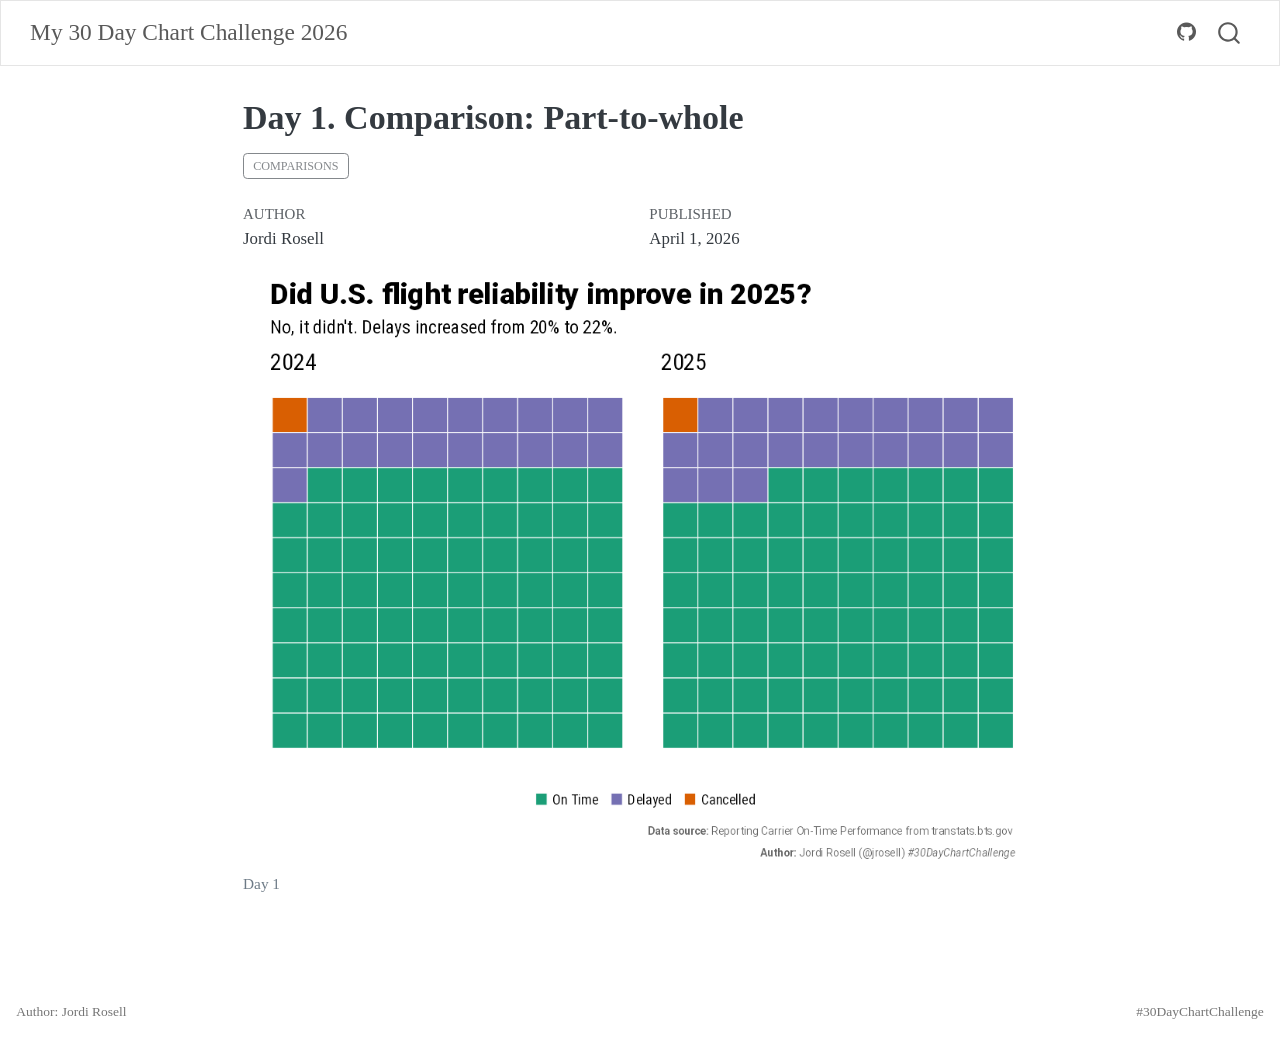
<file: posts/01-comparison-part-to-whole/index.html>
<!DOCTYPE html>
<html xmlns="http://www.w3.org/1999/xhtml" lang="en" xml:lang="en"><head>

<meta charset="utf-8">
<meta name="generator" content="quarto-1.9.36">

<meta name="viewport" content="width=device-width, initial-scale=1.0, user-scalable=yes">

<meta name="author" content="Jordi Rosell">
<meta name="dcterms.date" content="2026-04-01">

<title>Day 1. Comparison: Part-to-whole – My 30 Day Chart Challenge 2026</title>
<style>
/* Default styles provided by pandoc.
** See https://pandoc.org/MANUAL.html#variables-for-html for config info.
*/
code{white-space: pre-wrap;}
span.smallcaps{font-variant: small-caps;}
div.columns{display: flex; gap: min(4vw, 1.5em);}
div.column{flex: auto; overflow-x: auto;}
div.hanging-indent{margin-left: 1.5em; text-indent: -1.5em;}
ul.task-list{list-style: none;}
ul.task-list li input[type="checkbox"] {
  width: 0.8em;
  margin: 0 0.8em 0.2em -1em; /* quarto-specific, see https://github.com/quarto-dev/quarto-cli/issues/4556 */ 
  vertical-align: middle;
}
</style>


<script src="../../site_libs/quarto-nav/quarto-nav.js"></script>
<script src="../../site_libs/quarto-nav/headroom.min.js"></script>
<script src="../../site_libs/clipboard/clipboard.min.js"></script>
<script src="../../site_libs/quarto-search/autocomplete.umd.js"></script>
<script src="../../site_libs/quarto-search/fuse.min.js"></script>
<script src="../../site_libs/quarto-search/quarto-search.js"></script>
<meta name="quarto:offset" content="../../">
<script src="../../site_libs/quarto-html/quarto.js" type="module"></script>
<script src="../../site_libs/quarto-html/tabsets/tabsets.js" type="module"></script>
<script src="../../site_libs/quarto-html/popper.min.js"></script>
<script src="../../site_libs/quarto-html/tippy.umd.min.js"></script>
<script src="../../site_libs/quarto-html/anchor.min.js"></script>
<link href="../../site_libs/quarto-html/tippy.css" rel="stylesheet">
<link href="../../site_libs/quarto-html/quarto-syntax-highlighting-845c23b38eaddc0f92fda52bfe77a8c8.css" rel="stylesheet" id="quarto-text-highlighting-styles">
<script src="../../site_libs/bootstrap/bootstrap.min.js"></script>
<link href="../../site_libs/bootstrap/bootstrap-icons.css" rel="stylesheet">
<link href="../../site_libs/bootstrap/bootstrap-aaef73d76aad26141bca3e10cd8b416d.min.css" rel="stylesheet" append-hash="true" id="quarto-bootstrap" data-mode="light">
<script id="quarto-search-options" type="application/json">{
  "location": "navbar",
  "copy-button": false,
  "collapse-after": 3,
  "panel-placement": "end",
  "type": "overlay",
  "limit": 50,
  "keyboard-shortcut": [
    "f",
    "/",
    "s"
  ],
  "show-item-context": false,
  "language": {
    "search-no-results-text": "No results",
    "search-matching-documents-text": "matching documents",
    "search-copy-link-title": "Copy link to search",
    "search-hide-matches-text": "Hide additional matches",
    "search-more-match-text": "more match in this document",
    "search-more-matches-text": "more matches in this document",
    "search-clear-button-title": "Clear",
    "search-text-placeholder": "",
    "search-detached-cancel-button-title": "Cancel",
    "search-submit-button-title": "Submit",
    "search-label": "Search"
  }
}</script>


</head>

<body class="nav-fixed fullcontent quarto-light">

<div id="quarto-search-results"></div>
  <header id="quarto-header" class="headroom fixed-top">
    <nav class="navbar navbar-expand-lg " data-bs-theme="dark">
      <div class="navbar-container container-fluid">
      <div class="navbar-brand-container mx-auto">
    <a class="navbar-brand" href="../../index.html">
    <span class="navbar-title">My 30 Day Chart Challenge 2026</span>
    </a>
  </div>
            <div id="quarto-search" class="" title="Search"></div>
          <button class="navbar-toggler" type="button" data-bs-toggle="collapse" data-bs-target="#navbarCollapse" aria-controls="navbarCollapse" role="menu" aria-expanded="false" aria-label="Toggle navigation" onclick="if (window.quartoToggleHeadroom) { window.quartoToggleHeadroom(); }">
  <span class="navbar-toggler-icon"></span>
</button>
          <div class="collapse navbar-collapse" id="navbarCollapse">
            <ul class="navbar-nav navbar-nav-scroll ms-auto">
  <li class="nav-item compact">
    <a class="nav-link" href="https://github.com/jrosell/My30DayChartChallenge2026"> <i class="bi bi-github" role="img" aria-label="GitHub repo">
</i> 
<span class="menu-text"></span></a>
  </li>  
</ul>
          </div> <!-- /navcollapse -->
            <div class="quarto-navbar-tools">
</div>
      </div> <!-- /container-fluid -->
    </nav>
</header>
<!-- content -->
<div id="quarto-content" class="quarto-container page-columns page-rows-contents page-layout-article page-navbar">
<!-- sidebar -->
<!-- margin-sidebar -->
    
<!-- main -->
<main class="content" id="quarto-document-content">

<header id="title-block-header" class="quarto-title-block default">
<div class="quarto-title">
<h1 class="title">Day 1. Comparison: Part-to-whole</h1>
  <div class="quarto-categories">
    <div class="quarto-category">comparisons</div>
  </div>
  </div>



<div class="quarto-title-meta">

    <div>
    <div class="quarto-title-meta-heading">Author</div>
    <div class="quarto-title-meta-contents">
             <p>Jordi Rosell </p>
          </div>
  </div>
    
    <div>
    <div class="quarto-title-meta-heading">Published</div>
    <div class="quarto-title-meta-contents">
      <p class="date">April 1, 2026</p>
    </div>
  </div>
  
    
  </div>
  


</header>


<div class="quarto-figure quarto-figure-center">
<figure class="figure">
<p><img src="../../posts/1.png" class="img-fluid figure-img"></p>
<figcaption>Day 1</figcaption>
</figure>
</div>



</main> <!-- /main -->
<script id="quarto-html-after-body" type="application/javascript">
  window.document.addEventListener("DOMContentLoaded", function (event) {
    const icon = "";
    const anchorJS = new window.AnchorJS();
    anchorJS.options = {
      placement: 'right',
      icon: icon
    };
    anchorJS.add('.anchored');
    const isCodeAnnotation = (el) => {
      for (const clz of el.classList) {
        if (clz.startsWith('code-annotation-')) {                     
          return true;
        }
      }
      return false;
    }
    const onCopySuccess = function(e) {
      // button target
      const button = e.trigger;
      // don't keep focus
      button.blur();
      // flash "checked"
      button.classList.add('code-copy-button-checked');
      var currentTitle = button.getAttribute("title");
      button.setAttribute("title", "Copied!");
      let tooltip;
      if (window.bootstrap) {
        button.setAttribute("data-bs-toggle", "tooltip");
        button.setAttribute("data-bs-placement", "left");
        button.setAttribute("data-bs-title", "Copied!");
        tooltip = new bootstrap.Tooltip(button, 
          { trigger: "manual", 
            customClass: "code-copy-button-tooltip",
            offset: [0, -8]});
        tooltip.show();    
      }
      setTimeout(function() {
        if (tooltip) {
          tooltip.hide();
          button.removeAttribute("data-bs-title");
          button.removeAttribute("data-bs-toggle");
          button.removeAttribute("data-bs-placement");
        }
        button.setAttribute("title", currentTitle);
        button.classList.remove('code-copy-button-checked');
      }, 1000);
      // clear code selection
      e.clearSelection();
    }
    const getTextToCopy = function(trigger) {
      const outerScaffold = trigger.parentElement.cloneNode(true);
      const codeEl = outerScaffold.querySelector('code');
      for (const childEl of codeEl.children) {
        if (isCodeAnnotation(childEl)) {
          childEl.remove();
        }
      }
      return codeEl.innerText;
    }
    const clipboard = new window.ClipboardJS('.code-copy-button:not([data-in-quarto-modal])', {
      text: getTextToCopy
    });
    clipboard.on('success', onCopySuccess);
    if (window.document.getElementById('quarto-embedded-source-code-modal')) {
      const clipboardModal = new window.ClipboardJS('.code-copy-button[data-in-quarto-modal]', {
        text: getTextToCopy,
        container: window.document.getElementById('quarto-embedded-source-code-modal')
      });
      clipboardModal.on('success', onCopySuccess);
    }
      var localhostRegex = new RegExp(/^(?:http|https):\/\/localhost\:?[0-9]*\//);
      var mailtoRegex = new RegExp(/^mailto:/);
        var filterRegex = new RegExp("https:\/\/jrosell\.github\.io\/My30DayChartChallenge2026");
      var isInternal = (href) => {
          return filterRegex.test(href) || localhostRegex.test(href) || mailtoRegex.test(href);
      }
      // Inspect non-navigation links and adorn them if external
     var links = window.document.querySelectorAll('a[href]:not(.nav-link):not(.navbar-brand):not(.toc-action):not(.sidebar-link):not(.sidebar-item-toggle):not(.pagination-link):not(.no-external):not([aria-hidden]):not(.dropdown-item):not(.quarto-navigation-tool):not(.about-link)');
      for (var i=0; i<links.length; i++) {
        const link = links[i];
        if (!isInternal(link.href)) {
          // undo the damage that might have been done by quarto-nav.js in the case of
          // links that we want to consider external
          if (link.dataset.originalHref !== undefined) {
            link.href = link.dataset.originalHref;
          }
        }
      }
    function tippyHover(el, contentFn, onTriggerFn, onUntriggerFn) {
      const config = {
        allowHTML: true,
        maxWidth: 500,
        delay: 100,
        arrow: false,
        appendTo: function(el) {
            return el.parentElement;
        },
        interactive: true,
        interactiveBorder: 10,
        theme: 'quarto',
        placement: 'bottom-start',
      };
      if (contentFn) {
        config.content = contentFn;
      }
      if (onTriggerFn) {
        config.onTrigger = onTriggerFn;
      }
      if (onUntriggerFn) {
        config.onUntrigger = onUntriggerFn;
      }
      window.tippy(el, config); 
    }
    const noterefs = window.document.querySelectorAll('a[role="doc-noteref"]');
    for (var i=0; i<noterefs.length; i++) {
      const ref = noterefs[i];
      tippyHover(ref, function() {
        // use id or data attribute instead here
        let href = ref.getAttribute('data-footnote-href') || ref.getAttribute('href');
        try { href = new URL(href).hash; } catch {}
        const id = href.replace(/^#\/?/, "");
        const note = window.document.getElementById(id);
        if (note) {
          return note.innerHTML;
        } else {
          return "";
        }
      });
    }
    const xrefs = window.document.querySelectorAll('a.quarto-xref');
    const processXRef = (id, note) => {
      // Strip column container classes
      const stripColumnClz = (el) => {
        el.classList.remove("page-full", "page-columns");
        if (el.children) {
          for (const child of el.children) {
            stripColumnClz(child);
          }
        }
      }
      stripColumnClz(note)
      if (id === null || id.startsWith('sec-')) {
        // Special case sections, only their first couple elements
        const container = document.createElement("div");
        if (note.children && note.children.length > 2) {
          container.appendChild(note.children[0].cloneNode(true));
          for (let i = 1; i < note.children.length; i++) {
            const child = note.children[i];
            if (child.tagName === "P" && child.innerText === "") {
              continue;
            } else {
              container.appendChild(child.cloneNode(true));
              break;
            }
          }
          if (window.Quarto?.typesetMath) {
            window.Quarto.typesetMath(container);
          }
          return container.innerHTML
        } else {
          if (window.Quarto?.typesetMath) {
            window.Quarto.typesetMath(note);
          }
          return note.innerHTML;
        }
      } else {
        // Remove any anchor links if they are present
        const anchorLink = note.querySelector('a.anchorjs-link');
        if (anchorLink) {
          anchorLink.remove();
        }
        if (window.Quarto?.typesetMath) {
          window.Quarto.typesetMath(note);
        }
        if (note.classList.contains("callout")) {
          return note.outerHTML;
        } else {
          return note.innerHTML;
        }
      }
    }
    for (var i=0; i<xrefs.length; i++) {
      const xref = xrefs[i];
      tippyHover(xref, undefined, function(instance) {
        instance.disable();
        let url = xref.getAttribute('href');
        let hash = undefined; 
        if (url.startsWith('#')) {
          hash = url;
        } else {
          try { hash = new URL(url).hash; } catch {}
        }
        if (hash) {
          const id = hash.replace(/^#\/?/, "");
          const note = window.document.getElementById(id);
          if (note !== null) {
            try {
              const html = processXRef(id, note.cloneNode(true));
              instance.setContent(html);
            } finally {
              instance.enable();
              instance.show();
            }
          } else {
            // See if we can fetch this
            fetch(url.split('#')[0])
            .then(res => res.text())
            .then(html => {
              const parser = new DOMParser();
              const htmlDoc = parser.parseFromString(html, "text/html");
              const note = htmlDoc.getElementById(id);
              if (note !== null) {
                const html = processXRef(id, note);
                instance.setContent(html);
              } 
            }).finally(() => {
              instance.enable();
              instance.show();
            });
          }
        } else {
          // See if we can fetch a full url (with no hash to target)
          // This is a special case and we should probably do some content thinning / targeting
          fetch(url)
          .then(res => res.text())
          .then(html => {
            const parser = new DOMParser();
            const htmlDoc = parser.parseFromString(html, "text/html");
            const note = htmlDoc.querySelector('main.content');
            if (note !== null) {
              // This should only happen for chapter cross references
              // (since there is no id in the URL)
              // remove the first header
              if (note.children.length > 0 && note.children[0].tagName === "HEADER") {
                note.children[0].remove();
              }
              const html = processXRef(null, note);
              instance.setContent(html);
            } 
          }).finally(() => {
            instance.enable();
            instance.show();
          });
        }
      }, function(instance) {
      });
    }
        let selectedAnnoteEl;
        const selectorForAnnotation = ( cell, annotation) => {
          let cellAttr = 'data-code-cell="' + cell + '"';
          let lineAttr = 'data-code-annotation="' +  annotation + '"';
          const selector = 'span[' + cellAttr + '][' + lineAttr + ']';
          return selector;
        }
        const selectCodeLines = (annoteEl) => {
          const doc = window.document;
          const targetCell = annoteEl.getAttribute("data-target-cell");
          const targetAnnotation = annoteEl.getAttribute("data-target-annotation");
          const annoteSpan = window.document.querySelector(selectorForAnnotation(targetCell, targetAnnotation));
          const lines = annoteSpan.getAttribute("data-code-lines").split(",");
          const lineIds = lines.map((line) => {
            return targetCell + "-" + line;
          })
          let top = null;
          let height = null;
          let parent = null;
          if (lineIds.length > 0) {
              //compute the position of the single el (top and bottom and make a div)
              const el = window.document.getElementById(lineIds[0]);
              top = el.offsetTop;
              height = el.offsetHeight;
              parent = el.parentElement.parentElement;
            if (lineIds.length > 1) {
              const lastEl = window.document.getElementById(lineIds[lineIds.length - 1]);
              const bottom = lastEl.offsetTop + lastEl.offsetHeight;
              height = bottom - top;
            }
            if (top !== null && height !== null && parent !== null) {
              // cook up a div (if necessary) and position it 
              let div = window.document.getElementById("code-annotation-line-highlight");
              if (div === null) {
                div = window.document.createElement("div");
                div.setAttribute("id", "code-annotation-line-highlight");
                div.style.position = 'absolute';
                parent.appendChild(div);
              }
              div.style.top = top - 2 + "px";
              div.style.height = height + 4 + "px";
              div.style.left = 0;
              let gutterDiv = window.document.getElementById("code-annotation-line-highlight-gutter");
              if (gutterDiv === null) {
                gutterDiv = window.document.createElement("div");
                gutterDiv.setAttribute("id", "code-annotation-line-highlight-gutter");
                gutterDiv.style.position = 'absolute';
                const codeCell = window.document.getElementById(targetCell);
                const gutter = codeCell.querySelector('.code-annotation-gutter');
                gutter.appendChild(gutterDiv);
              }
              gutterDiv.style.top = top - 2 + "px";
              gutterDiv.style.height = height + 4 + "px";
            }
            selectedAnnoteEl = annoteEl;
          }
        };
        const unselectCodeLines = () => {
          const elementsIds = ["code-annotation-line-highlight", "code-annotation-line-highlight-gutter"];
          elementsIds.forEach((elId) => {
            const div = window.document.getElementById(elId);
            if (div) {
              div.remove();
            }
          });
          selectedAnnoteEl = undefined;
        };
          // Handle positioning of the toggle
      window.addEventListener(
        "resize",
        throttle(() => {
          elRect = undefined;
          if (selectedAnnoteEl) {
            selectCodeLines(selectedAnnoteEl);
          }
        }, 10)
      );
      function throttle(fn, ms) {
      let throttle = false;
      let timer;
        return (...args) => {
          if(!throttle) { // first call gets through
              fn.apply(this, args);
              throttle = true;
          } else { // all the others get throttled
              if(timer) clearTimeout(timer); // cancel #2
              timer = setTimeout(() => {
                fn.apply(this, args);
                timer = throttle = false;
              }, ms);
          }
        };
      }
        // Attach click handler to the DT
        const annoteDls = window.document.querySelectorAll('dt[data-target-cell]');
        for (const annoteDlNode of annoteDls) {
          annoteDlNode.addEventListener('click', (event) => {
            const clickedEl = event.target;
            if (clickedEl !== selectedAnnoteEl) {
              unselectCodeLines();
              const activeEl = window.document.querySelector('dt[data-target-cell].code-annotation-active');
              if (activeEl) {
                activeEl.classList.remove('code-annotation-active');
              }
              selectCodeLines(clickedEl);
              clickedEl.classList.add('code-annotation-active');
            } else {
              // Unselect the line
              unselectCodeLines();
              clickedEl.classList.remove('code-annotation-active');
            }
          });
        }
    const findCites = (el) => {
      const parentEl = el.parentElement;
      if (parentEl) {
        const cites = parentEl.dataset.cites;
        if (cites) {
          return {
            el,
            cites: cites.split(' ')
          };
        } else {
          return findCites(el.parentElement)
        }
      } else {
        return undefined;
      }
    };
    var bibliorefs = window.document.querySelectorAll('a[role="doc-biblioref"]');
    for (var i=0; i<bibliorefs.length; i++) {
      const ref = bibliorefs[i];
      const citeInfo = findCites(ref);
      if (citeInfo) {
        tippyHover(citeInfo.el, function() {
          var popup = window.document.createElement('div');
          citeInfo.cites.forEach(function(cite) {
            var citeDiv = window.document.createElement('div');
            citeDiv.classList.add('hanging-indent');
            citeDiv.classList.add('csl-entry');
            var biblioDiv = window.document.getElementById('ref-' + cite);
            if (biblioDiv) {
              citeDiv.innerHTML = biblioDiv.innerHTML;
            }
            popup.appendChild(citeDiv);
          });
          return popup.innerHTML;
        });
      }
    }
  });
  </script>
</div> <!-- /content -->
<footer class="footer">
  <div class="nav-footer">
    <div class="nav-footer-left">
<p>Author: Jordi Rosell</p>
</div>   
    <div class="nav-footer-center">
      &nbsp;
    </div>
    <div class="nav-footer-right">
<p>#30DayChartChallenge</p>
</div>
  </div>
</footer>




</body></html>
</file>
<file: site_libs/quarto-html/tippy.css>
.tippy-box[data-animation=fade][data-state=hidden]{opacity:0}[data-tippy-root]{max-width:calc(100vw - 10px)}.tippy-box{position:relative;background-color:#333;color:#fff;border-radius:4px;font-size:14px;line-height:1.4;white-space:normal;outline:0;transition-property:transform,visibility,opacity}.tippy-box[data-placement^=top]>.tippy-arrow{bottom:0}.tippy-box[data-placement^=top]>.tippy-arrow:before{bottom:-7px;left:0;border-width:8px 8px 0;border-top-color:initial;transform-origin:center top}.tippy-box[data-placement^=bottom]>.tippy-arrow{top:0}.tippy-box[data-placement^=bottom]>.tippy-arrow:before{top:-7px;left:0;border-width:0 8px 8px;border-bottom-color:initial;transform-origin:center bottom}.tippy-box[data-placement^=left]>.tippy-arrow{right:0}.tippy-box[data-placement^=left]>.tippy-arrow:before{border-width:8px 0 8px 8px;border-left-color:initial;right:-7px;transform-origin:center left}.tippy-box[data-placement^=right]>.tippy-arrow{left:0}.tippy-box[data-placement^=right]>.tippy-arrow:before{left:-7px;border-width:8px 8px 8px 0;border-right-color:initial;transform-origin:center right}.tippy-box[data-inertia][data-state=visible]{transition-timing-function:cubic-bezier(.54,1.5,.38,1.11)}.tippy-arrow{width:16px;height:16px;color:#333}.tippy-arrow:before{content:"";position:absolute;border-color:transparent;border-style:solid}.tippy-content{position:relative;padding:5px 9px;z-index:1}
</file>
<file: site_libs/quarto-html/quarto-syntax-highlighting-845c23b38eaddc0f92fda52bfe77a8c8.css>
/* quarto syntax highlight colors */
:root {
  --quarto-hl-ot-color: #003B4F;
  --quarto-hl-at-color: #657422;
  --quarto-hl-ss-color: #20794D;
  --quarto-hl-an-color: #5E5E5E;
  --quarto-hl-fu-color: #4758AB;
  --quarto-hl-st-color: #20794D;
  --quarto-hl-cf-color: #003B4F;
  --quarto-hl-op-color: #5E5E5E;
  --quarto-hl-er-color: #AD0000;
  --quarto-hl-bn-color: #AD0000;
  --quarto-hl-al-color: #AD0000;
  --quarto-hl-va-color: #111111;
  --quarto-hl-bu-color: inherit;
  --quarto-hl-ex-color: inherit;
  --quarto-hl-pp-color: #AD0000;
  --quarto-hl-in-color: #5E5E5E;
  --quarto-hl-vs-color: #20794D;
  --quarto-hl-wa-color: #5E5E5E;
  --quarto-hl-do-color: #5E5E5E;
  --quarto-hl-im-color: #00769E;
  --quarto-hl-ch-color: #20794D;
  --quarto-hl-dt-color: #AD0000;
  --quarto-hl-fl-color: #AD0000;
  --quarto-hl-co-color: #5E5E5E;
  --quarto-hl-cv-color: #5E5E5E;
  --quarto-hl-cn-color: #8f5902;
  --quarto-hl-sc-color: #5E5E5E;
  --quarto-hl-dv-color: #AD0000;
  --quarto-hl-kw-color: #003B4F;
}

/* other quarto variables */
:root {
  --quarto-font-monospace: SFMono-Regular, Menlo, Monaco, Consolas, "Liberation Mono", "Courier New", monospace;
}

/* syntax highlight based on Pandoc's rules */
pre > code.sourceCode > span {
  color: #003B4F;
}

code.sourceCode > span {
  color: #003B4F;
}

div.sourceCode,
div.sourceCode pre.sourceCode {
  color: #003B4F;
}

/* Normal */
code span {
  color: #003B4F;
}

/* Alert */
code span.al {
  color: #AD0000;
  font-style: inherit;
}

/* Annotation */
code span.an {
  color: #5E5E5E;
  font-style: inherit;
}

/* Attribute */
code span.at {
  color: #657422;
  font-style: inherit;
}

/* BaseN */
code span.bn {
  color: #AD0000;
  font-style: inherit;
}

/* BuiltIn */
code span.bu {
  font-style: inherit;
}

/* ControlFlow */
code span.cf {
  color: #003B4F;
  font-weight: bold;
  font-style: inherit;
}

/* Char */
code span.ch {
  color: #20794D;
  font-style: inherit;
}

/* Constant */
code span.cn {
  color: #8f5902;
  font-style: inherit;
}

/* Comment */
code span.co {
  color: #5E5E5E;
  font-style: inherit;
}

/* CommentVar */
code span.cv {
  color: #5E5E5E;
  font-style: italic;
}

/* Documentation */
code span.do {
  color: #5E5E5E;
  font-style: italic;
}

/* DataType */
code span.dt {
  color: #AD0000;
  font-style: inherit;
}

/* DecVal */
code span.dv {
  color: #AD0000;
  font-style: inherit;
}

/* Error */
code span.er {
  color: #AD0000;
  font-style: inherit;
}

/* Extension */
code span.ex {
  font-style: inherit;
}

/* Float */
code span.fl {
  color: #AD0000;
  font-style: inherit;
}

/* Function */
code span.fu {
  color: #4758AB;
  font-style: inherit;
}

/* Import */
code span.im {
  color: #00769E;
  font-style: inherit;
}

/* Information */
code span.in {
  color: #5E5E5E;
  font-style: inherit;
}

/* Keyword */
code span.kw {
  color: #003B4F;
  font-weight: bold;
  font-style: inherit;
}

/* Operator */
code span.op {
  color: #5E5E5E;
  font-style: inherit;
}

/* Other */
code span.ot {
  color: #003B4F;
  font-style: inherit;
}

/* Preprocessor */
code span.pp {
  color: #AD0000;
  font-style: inherit;
}

/* SpecialChar */
code span.sc {
  color: #5E5E5E;
  font-style: inherit;
}

/* SpecialString */
code span.ss {
  color: #20794D;
  font-style: inherit;
}

/* String */
code span.st {
  color: #20794D;
  font-style: inherit;
}

/* Variable */
code span.va {
  color: #111111;
  font-style: inherit;
}

/* VerbatimString */
code span.vs {
  color: #20794D;
  font-style: inherit;
}

/* Warning */
code span.wa {
  color: #5E5E5E;
  font-style: italic;
}

.prevent-inlining {
  content: "</";
}

/*# sourceMappingURL=ac89f0bb514bba72461919f78549e31c.css.map */
</file>
